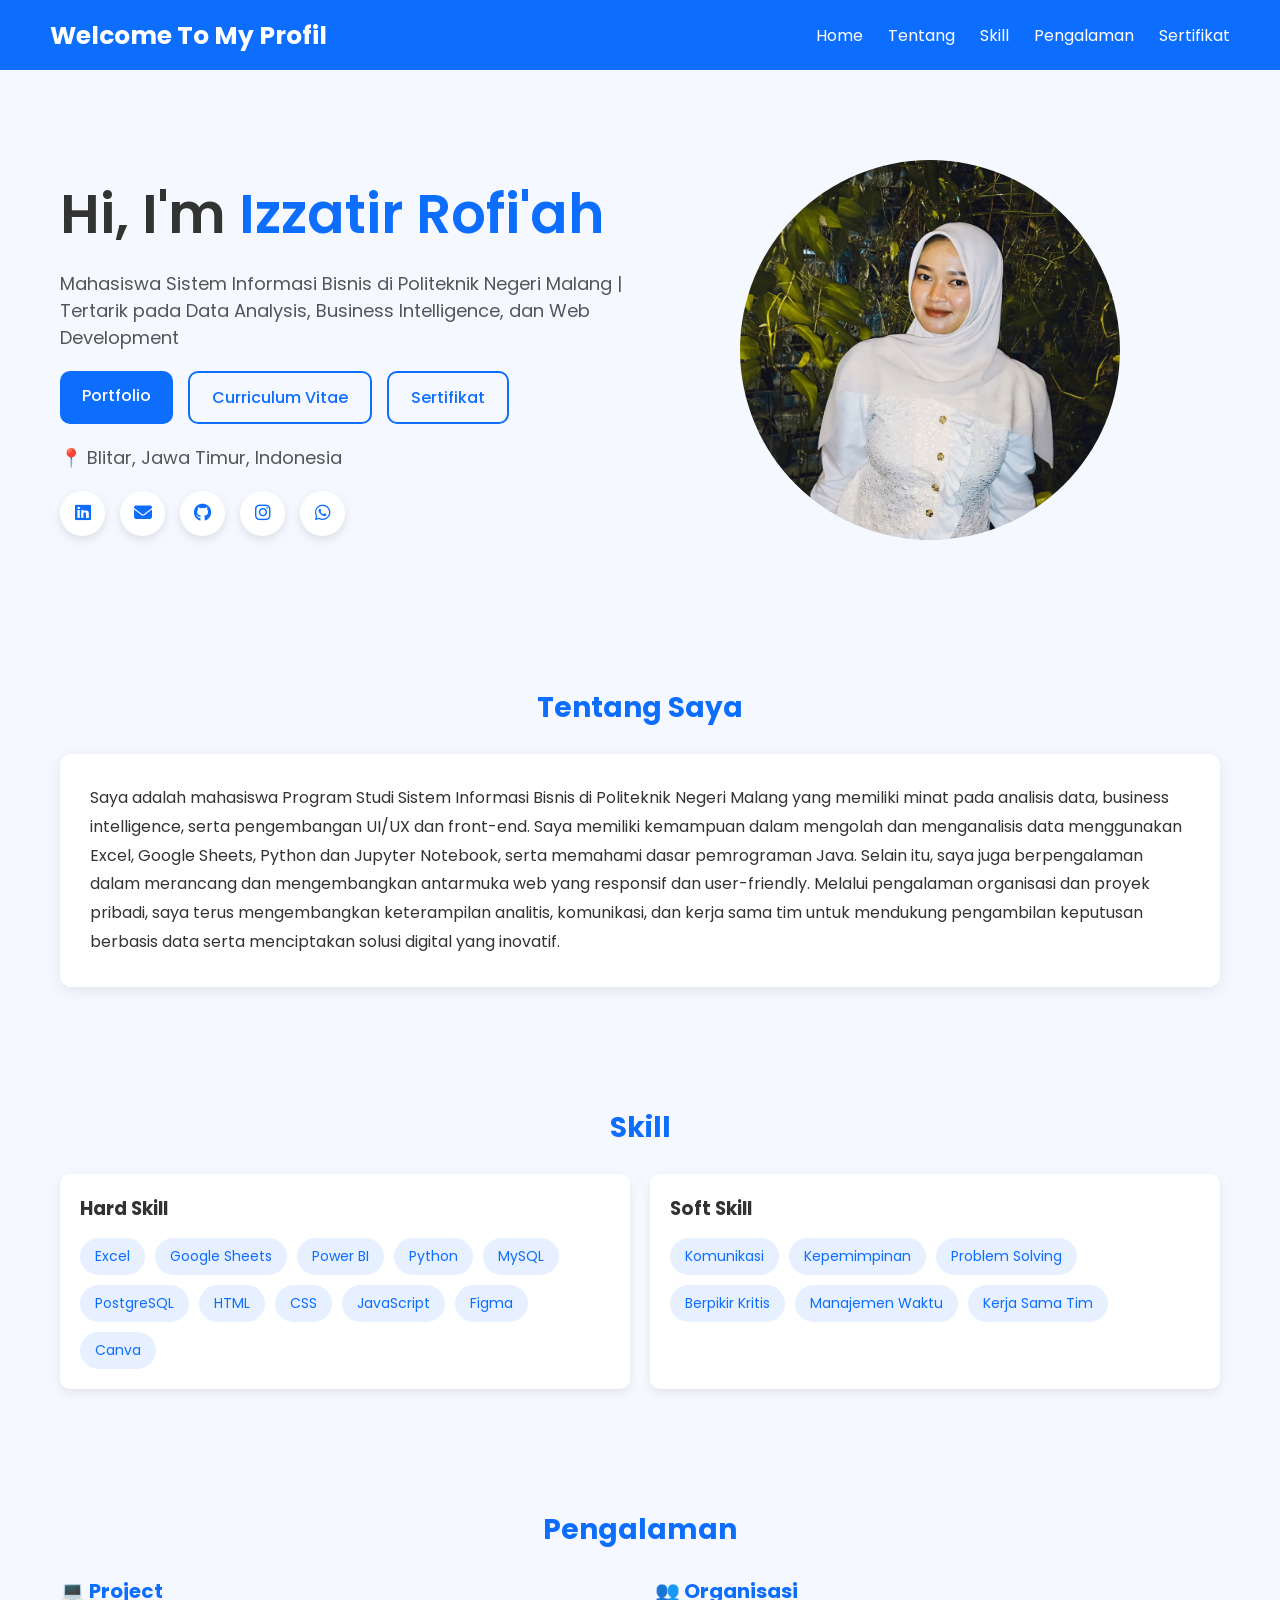
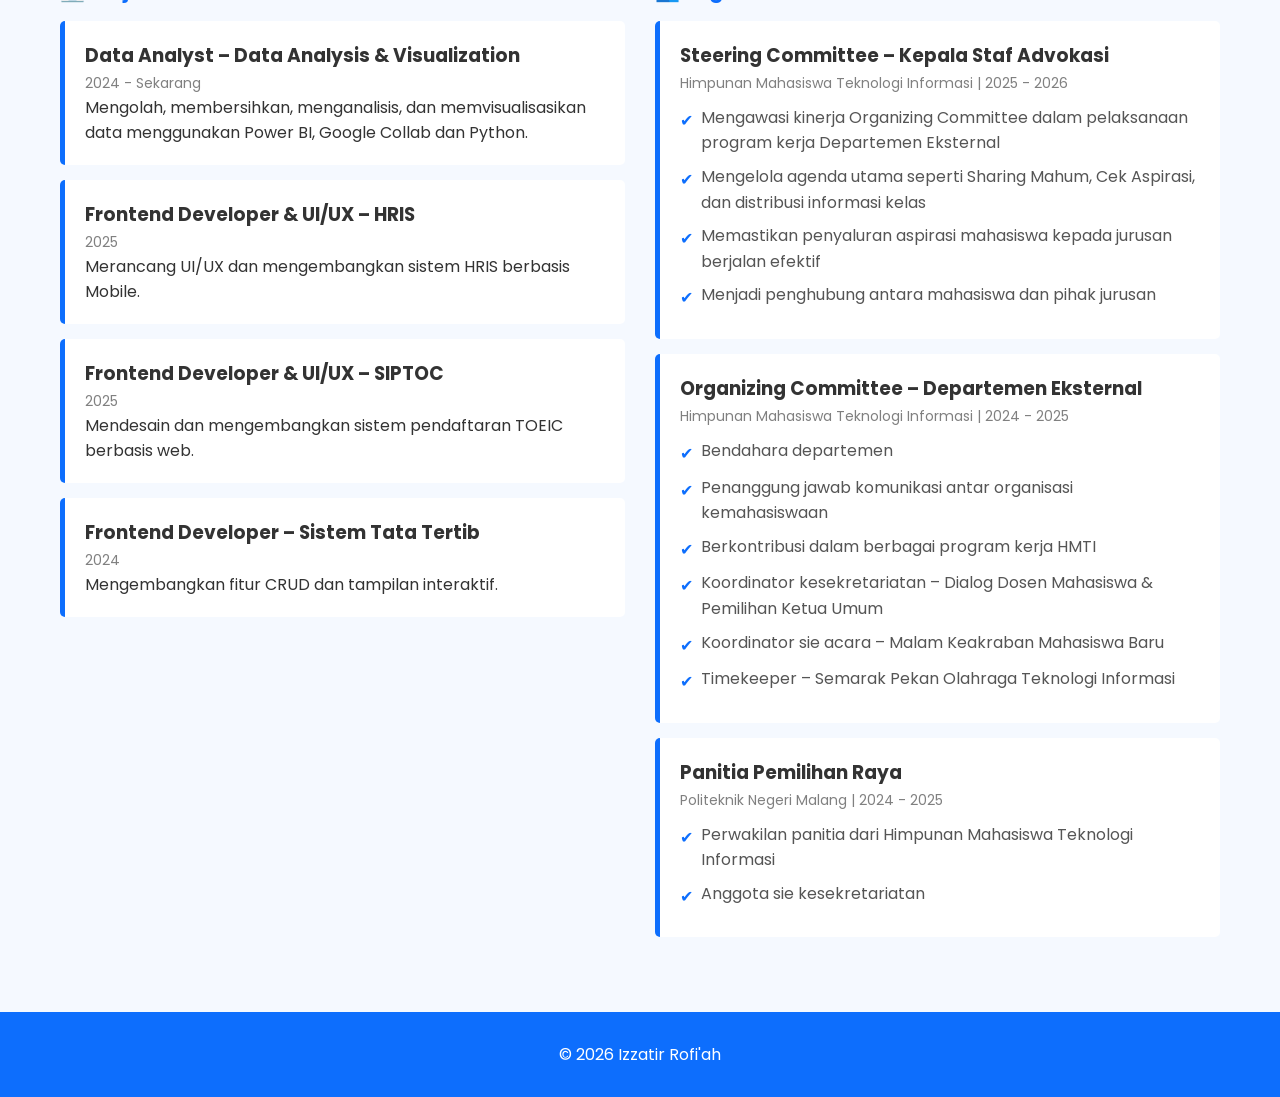
<file: index.html>
<!DOCTYPE html>
<html lang="id">
<head>
    <meta charset="UTF-8">
    <meta name="viewport" content="width=device-width, initial-scale=1.0">
    <title>Portfolio - Izzatir Rofi'ah</title>

    <!-- Font -->
    <link href="https://fonts.googleapis.com/css2?family=Poppins:wght@400;600&display=swap" rel="stylesheet">

    <!-- CSS -->
    <link rel="stylesheet" href="https://cdnjs.cloudflare.com/ajax/libs/font-awesome/6.5.0/css/all.min.css">
    <link rel="stylesheet" href="style.css">
</head>
<body>

    <!-- Navbar -->
    <nav>
        <div class="logo">
            <h2>Welcome To My Profil</h2>
        </div>

        <ul>
            <li><a href="index.html">Home</a></li>
            <li><a href="#about">Tentang</a></li>
            <li><a href="#skills">Skill</a></li>
            <li><a href="#experience">Pengalaman</a></li>
            <li><a href="sertifikat.html">Sertifikat</a></li>
        </ul>
    </nav>

    <!-- Hero -->
    <section class="hero">
        <div class="hero-left">
            <h1>
                Hi, I'm <span>Izzatir Rofi'ah</span>
            </h1>

            <p>
                Mahasiswa Sistem Informasi Bisnis di Politeknik Negeri Malang |
                Tertarik pada Data Analysis, Business Intelligence, dan Web Development
            </p>

            <!-- BUTTON -->
            <div class="hero-btn">
                <a href="#about" class="btn primary">Portfolio</a>
                <a href="cv.pdf" class="btn outline" target="_blank">Curriculum Vitae</a>
                <a href="sertifikat.html" class="btn outline">Sertifikat</a>
            </div>

            <!-- Lokasi -->
            <p class="location">📍 Blitar, Jawa Timur, Indonesia</p>

            <div class="social">
                <a href="https://www.linkedin.com/in/izzatirrofiah/" target="_blank">
                    <i class="fab fa-linkedin"></i>
                </a>

                <a href="mailto:izzatirrof@gmail.com">
                    <i class="fas fa-envelope"></i>
                </a>

                <a href="https://github.com/IzzatirRofiah" target="_blank">
                    <i class="fab fa-github"></i>
                </a>

                <a href="https://instagram.com/izzatirrofiah_" target="_blank">
                    <i class="fab fa-instagram"></i>
                </a>

                <a href="https://wa.me/6281359844557" target="_blank">
                    <i class="fab fa-whatsapp"></i>
                </a>
            </div>
        </div>

        <!-- FOTO -->
        <div class="hero-right">
            <img src="foto.jpeg" alt="foto">
        </div>
    </section>

    <!-- Tentang -->
    <section id="about">
        <h2>Tentang Saya</h2>
        <div class="about-box">
        <p>
            Saya adalah mahasiswa Program Studi Sistem Informasi Bisnis di Politeknik Negeri Malang 
            yang memiliki minat pada analisis data, business intelligence, serta pengembangan UI/UX dan front-end. 
            Saya memiliki kemampuan dalam mengolah dan menganalisis data menggunakan Excel, Google Sheets, Python dan Jupyter Notebook, 
            serta memahami dasar pemrograman Java. Selain itu, saya juga berpengalaman dalam merancang dan mengembangkan antarmuka web yang responsif dan user-friendly. 
            Melalui pengalaman organisasi dan proyek pribadi, saya terus mengembangkan keterampilan analitis, komunikasi, dan kerja sama tim 
            untuk mendukung pengambilan keputusan berbasis data serta menciptakan solusi digital yang inovatif.
        </p>
        </div>
    </section>

    <!-- Skill -->
    <section id="skills">
        <h2>Skill</h2>

<div class="skill-container">

    <!-- HARD SKILL -->
    <div class="card">
        <h3>Hard Skill</h3>

            <div class="skill-list">
                <span>Excel</span>
                <span>Google Sheets</span>
                <span>Power BI</span>
                <span>Python</span>
                <span>MySQL</span>
                <span>PostgreSQL</span>
                <span>HTML</span>
                <span>CSS</span>
                <span>JavaScript</span>
                <span>Figma</span>
                <span>Canva</span>
            </div>
        </div>

        <!-- SOFT SKILL -->
        <div class="card">
            <h3>Soft Skill</h3>

            <div class="skill-list">
                <span>Komunikasi</span>
                <span>Kepemimpinan</span>
                <span>Problem Solving</span>
                <span>Berpikir Kritis</span>
                <span>Manajemen Waktu</span>
                <span>Kerja Sama Tim</span>
            </div>
        </div>

    </div>
    </section>

    <!-- Pengalaman -->
    <section id="experience">
        <h2>Pengalaman</h2>

        <div class="experience-container">

            <!-- PROJECT -->
            <div class="experience-group">
                <h3 class="exp-title">💻 Project</h3>

                <div class="exp">
                    <h3>Data Analyst – Data Analysis & Visualization</h3>
                    <span>2024 - Sekarang</span>
                    <p>
                        Mengolah, membersihkan, menganalisis, dan memvisualisasikan data menggunakan Power BI, Google Collab dan Python.
                    </p>
                </div>

                <div class="exp">
                    <h3>Frontend Developer & UI/UX – HRIS</h3>
                    <span>2025</span>
                    <p>
                        Merancang UI/UX dan mengembangkan sistem HRIS berbasis Mobile.
                    </p>
                </div>

                <div class="exp">
                    <h3>Frontend Developer & UI/UX – SIPTOC</h3>
                    <span>2025</span>
                    <p>
                        Mendesain dan mengembangkan sistem pendaftaran TOEIC berbasis web.
                    </p>
                </div>

                <div class="exp">
                    <h3>Frontend Developer – Sistem Tata Tertib</h3>
                    <span>2024</span>
                    <p>
                        Mengembangkan fitur CRUD dan tampilan interaktif.
                    </p>
                </div>
            </div>

            <!-- ORGANISASI -->
            <div class="experience-group">
                <h3 class="exp-title">👥 Organisasi</h3>

                <div class="exp">
                    <h3>Steering Committee – Kepala Staf Advokasi</h3>
                    <span>Himpunan Mahasiswa Teknologi Informasi | 2025 - 2026</span>

                    <ul class="exp-list">
                        <li>Mengawasi kinerja Organizing Committee dalam pelaksanaan program kerja Departemen Eksternal</li>
                        <li>Mengelola agenda utama seperti Sharing Mahum, Cek Aspirasi, dan distribusi informasi kelas</li>
                        <li>Memastikan penyaluran aspirasi mahasiswa kepada jurusan berjalan efektif</li>
                        <li>Menjadi penghubung antara mahasiswa dan pihak jurusan</li>
                    </ul>
                </div>

                <div class="exp">
                    <h3>Organizing Committee – Departemen Eksternal</h3>
                    <span>Himpunan Mahasiswa Teknologi Informasi | 2024 - 2025</span>

                    <ul class="exp-list">
                        <li>Bendahara departemen</li>
                        <li>Penanggung jawab komunikasi antar organisasi kemahasiswaan</li>
                        <li>Berkontribusi dalam berbagai program kerja HMTI</li>
                        <li>Koordinator kesekretariatan – Dialog Dosen Mahasiswa & Pemilihan Ketua Umum</li>
                        <li>Koordinator sie acara – Malam Keakraban Mahasiswa Baru</li>
                        <li>Timekeeper – Semarak Pekan Olahraga Teknologi Informasi</li>
                    </ul>
                </div>

                <div class="exp">
                    <h3>Panitia Pemilihan Raya</h3>
                    <span>Politeknik Negeri Malang | 2024 - 2025</span>

                    <ul class="exp-list">
                        <li>Perwakilan panitia dari Himpunan Mahasiswa Teknologi Informasi</li>
                        <li>Anggota sie kesekretariatan</li>
                    </ul>
                </div>
            </div>

        </div>
    </section>

    <!-- Footer -->
    <footer>
        <p>© 2026 Izzatir Rofi'ah</p>
    </footer>

</body>
</html>
</file>
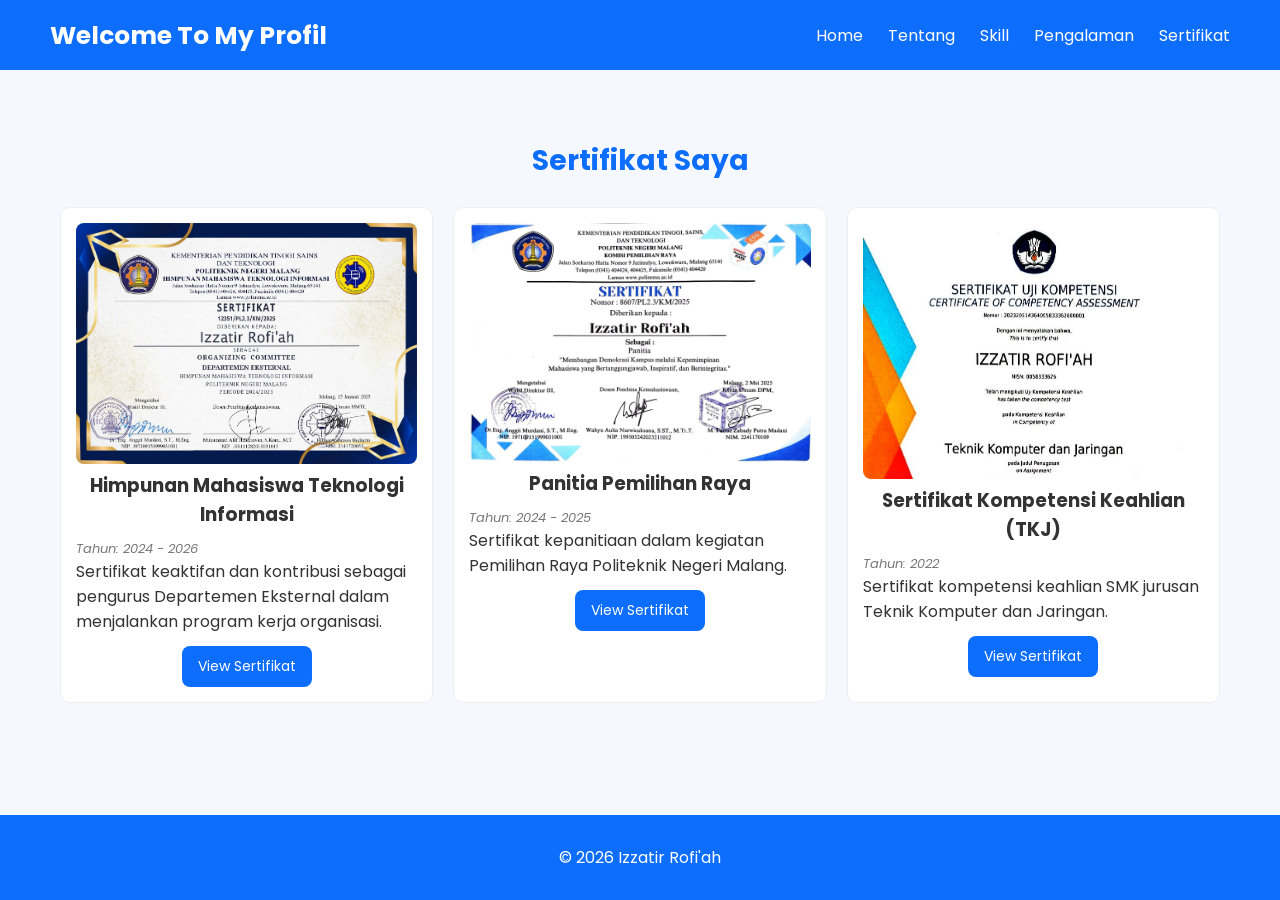
<file: sertifikat.html>
<!DOCTYPE html>
<html lang="id">
<head>
    <meta charset="UTF-8">
    <meta name="viewport" content="width=device-width, initial-scale=1.0">
    <title>Portfolio - Izzatir Rofi'ah</title>

    <!-- Font -->
    <link href="https://fonts.googleapis.com/css2?family=Poppins:wght@400;600&display=swap" rel="stylesheet">

    <!-- CSS -->
    <link rel="stylesheet" href="style.css">
</head>
<body>

    <!-- Navbar -->
    <nav>
        <div class="logo">
            <h2>Welcome To My Profil</h2>
        </div>

        <ul>
            <li><a href="index.html">Home</a></li>
            <li><a href="index.html#about">Tentang</a></li>
            <li><a href="index.html#skills">Skill</a></li>
            <li><a href="index.html#experience">Pengalaman</a></li>
            <li><a href="sertifikat.html">Sertifikat</a></li>
        </ul>
    </nav>

    <!-- Section Sertifikat -->
    <section class="sertifikat">
        <h2>Sertifikat Saya</h2>

        <div class="sertifikat-container">

            <!-- HMTI -->
            <div class="sertifikat-card">
                <img src="hmti.jpg" alt="Sertifikat HMTI">
                <h3><center>Himpunan Mahasiswa Teknologi Informasi</center></h3>
                <p class="tahun">Tahun: 2024 - 2026</p>
                <p>
                    Sertifikat keaktifan dan kontribusi sebagai pengurus Departemen Eksternal 
                    dalam menjalankan program kerja organisasi.
                </p>

                <center><a href="hmti.pdf" target="_blank" class="btn-view">View Sertifikat</a></center>
            </div>

            <!-- PEMIRA -->
            <div class="sertifikat-card">
                <img src="pemira.png" alt="Sertifikat Pemira">
                <h3><center>Panitia Pemilihan Raya</center></h3>
                <p class="tahun">Tahun: 2024 - 2025</p>
                <p>
                    Sertifikat kepanitiaan dalam kegiatan Pemilihan Raya Politeknik Negeri Malang.
                </p>

                <center><a href="pemira.png" target="_blank" class="btn-view">View Sertifikat</a></center>
            </div>

            <!-- KOMPETENSI -->
            <div class="sertifikat-card">
                <img src="kompetensi.jpeg" alt="Sertifikat Kompetensi">
                <h3><center>Sertifikat Kompetensi Keahlian (TKJ)</center></h3>
                <p class="tahun">Tahun: 2022</p>
                <p>
                    Sertifikat kompetensi keahlian SMK jurusan Teknik Komputer dan Jaringan.
                </p>

                <center><a href="kompetensi.pdf" target="_blank" class="btn-view">View Sertifikat</a></center>
            </div>

        </div>
    </section>

    <!-- Footer -->
    <footer>
        <p>© 2026 Izzatir Rofi'ah</p>
    </footer>

</body>
</html>
</file>
<file: style.css>
/* ================= RESET ================= */
* {
    margin: 0;
    padding: 0;
    box-sizing: border-box;
}

/* ================= BODY ================= */
html, body {
    height: 100%;
}

body {
    font-family: 'Poppins', sans-serif;
    font-size: 16px;
    background: #f5f9ff;
    color: #333;

    display: flex;
    flex-direction: column;

    padding-top: 80px; /* biar tidak ketutup navbar */
}

/* ================= NAVBAR ================= */
nav {
    position: fixed;
    top: 0;
    left: 0;
    width: 100%;

    display: flex;
    justify-content: space-between;
    align-items: center;

    padding: 0px 50px;
    background: #0d6efd;
    color: white;

    z-index: 9999;
}

/* Logo */
.logo {
    display: flex;
    align-items: center;
    height: 70px; /* samakan dengan navbar */
}

.logo h2 {
    display: flex;
    align-items: center;

    height: 100%;
    margin: 0;

    font-size: 25px;
    line-height: 1; /* penting */
    color: white;
}

/* Menu */
nav ul {
    display: flex;
    list-style: none;
}

nav ul li {
    margin-left: 25px;
}

nav ul li a {
    color: white;
    text-decoration: none;
    font-size: 16px;
    transition: 0.3s;
}

nav ul li a:hover {
    color: #cfe2ff;
}

/* ================= HERO ================= */
.hero {
    display: flex;
    justify-content: space-between;
    align-items: center;
    padding: 80px 60px;
    flex-wrap: wrap;
}

/* Kiri */
.hero-left {
    flex: 1;
    min-width: 300px;
}

.hero-left h1 {
    font-size: 55px;
    font-weight: 600;
    margin-bottom: 15px;
}

.hero-left span {
    color: #0d6efd;
}

.hero-left p {
    font-size: 18px;
    margin-bottom: 20px;
    color: #555;
}

/* Button */
.hero-btn {
    display: flex;
    gap: 15px;
    margin-bottom: 20px;
}

.btn {
    padding: 12px 22px;
    border-radius: 10px;
    text-decoration: none;
    font-weight: 500;
    transition: 0.3s;
}

.btn.primary {
    background: #0d6efd;
    color: white;
}

.btn.primary:hover {
    background: #0b5ed7;
}

.btn.outline {
    border: 2px solid #0d6efd;
    color: #0d6efd;
}

.btn.outline:hover {
    background: #0d6efd;
    color: white;
}

/* Lokasi */
.location {
    margin-top: 10px;
    color: #666;
    font-size: 15px;
}

/* Social */
.social {
    margin-top: 15px;
    display: flex;
    gap: 15px;
}

.social a {
    width: 45px;
    height: 45px;
    display: flex;
    align-items: center;
    justify-content: center;

    border-radius: 50%;
    background: white;
    color: #0d6efd;

    font-size: 18px;
    text-decoration: none;

    box-shadow: 0 4px 10px rgba(0,0,0,0.1);
    transition: 0.3s;
}

.social a:hover {
    background: #0d6efd;
    color: white;
    transform: translateY(-5px);
}

/* Foto */
.hero-right {
    flex: 1;
    text-align: center;
}

.hero-right img {
    width: 380px;
    height: 380px;
    border-radius: 50%;
    object-fit: cover;
}

/* ================= SECTION ================= */
section {
    padding: 60px;
}

h2 {
    text-align: center;
    margin-bottom: 25px;
    color: #0d6efd;
    font-size: 28px;
}

/* ================= ABOUT ================= */
.about-box {
    background: white;
    padding: 30px;
    border-radius: 12px;
    max-width: 1200px;
    margin: auto;
    box-shadow: 0 4px 15px rgba(0,0,0,0.08);
    line-height: 1.8;
}

/* ================= SKILL ================= */
.skill-container {
    display: flex;
    gap: 20px;
    flex-wrap: wrap;
}

.card {
    background: white;
    padding: 20px;
    border-radius: 10px;
    flex: 1;
    min-width: 250px;
    box-shadow: 0 4px 10px rgba(0,0,0,0.08);
}

.skill-list {
    display: flex;
    flex-wrap: wrap;
    gap: 10px;
    margin-top: 15px;
}

.skill-list span {
    padding: 8px 15px;
    background: #e7f0ff;
    color: #0d6efd;
    border-radius: 20px;
    font-size: 14px;
    transition: 0.3s;
}

.skill-list span:hover {
    background: #0d6efd;
    color: white;
}

/* ================= EXPERIENCE ================= */
.experience-container {
    display: flex;
    gap: 30px;
    flex-wrap: wrap;
}

.experience-group {
    flex: 1;
    min-width: 300px;
}

.exp-title {
    font-size: 20px;
    margin-bottom: 15px;
    color: #0d6efd;
}

.exp {
    background: white;
    padding: 20px;
    margin-bottom: 15px;
    border-left: 5px solid #0d6efd;
    border-radius: 5px;
}

.exp span {
    font-size: 14px;
    color: gray;
}

.exp-list {
    list-style: none;
    margin-top: 10px;
}

.exp-list li {
    display: flex;
    gap: 8px;
    margin-bottom: 8px;
    line-height: 1.6;
    color: #555;
}

.exp-list li::before {
    content: "✔";
    color: #0d6efd;
    margin-top: 3px;
}

/* ================= SERTIFIKAT ================= */
.sertifikat-container {
    display: grid;
    grid-template-columns: repeat(auto-fit, minmax(250px, 1fr));
    gap: 20px;
}

.sertifikat-card {
    background: white;
    padding: 15px;
    border-radius: 10px;
    border: 1px solid #eee;
    transition: 0.3s;
}

.sertifikat-card:hover {
    transform: translateY(-5px);
}

.sertifikat-card img {
    width: 100%;
    border-radius: 8px;
}

.tahun {
    margin-top: 10px;
    font-size: 13px;
    color: #777;
    font-style: italic;
}

.btn-view {
    display: inline-block;
    margin-top: 12px;
    padding: 10px 16px;
    background: #0d6efd;
    color: white;
    text-decoration: none;
    border-radius: 8px;
    font-size: 14px;
    transition: 0.3s;
}

.btn-view:hover {
    background: #0b5ed7;
    transform: translateY(-2px);
}

/* ================= FOOTER ================= */
footer {
    margin-top: auto;
    padding: 30px;
    background: #0d6efd;
    color: white;
    text-align: center;
}

/* ================= RESPONSIVE HP ================= */
@media screen and (max-width: 768px){

    body{
        padding-top: 90px;
        overflow-x: hidden;
    }

    /* NAVBAR */
    nav{
        padding: 12px 15px;
        flex-direction: row;
        justify-content: space-between;
        align-items: center;
        flex-wrap: wrap;
    }

    .logo h2{
        font-size: 16px;
    }

    nav ul{
        display: flex;
        flex-direction: row;
        flex-wrap: wrap;
        justify-content: center;
        gap: 10px;
    }

    nav ul li{
        margin: 0;
    }

    nav ul li a{
        font-size: 13px;
    }

    /* HERO */
    .hero{
        flex-direction: column-reverse;
        text-align: center;
        padding: 30px 20px;
    }

    .hero-left h1{
        font-size: 32px;
    }

    .hero-left p{
        font-size: 15px;
        line-height: 1.7;
    }

    .hero-right img{
        width: 220px;
        height: 220px;
        margin-bottom: 20px;
    }

    .hero-btn{
        justify-content: center;
        flex-wrap: wrap;
    }

    .btn{
        width: 100%;
        max-width: 300px;
    }

    .social{
        justify-content: center;
        flex-wrap: wrap;
    }

    /* SECTION */
    section{
        padding: 50px 20px;
    }

    /* SKILL */
    .skill-container{
        flex-direction: column;
    }

    /* EXPERIENCE */
    .experience-container{
        flex-direction: column;
    }

    /* SERTIFIKAT */
    .sertifikat-container{
        grid-template-columns: 1fr;
    }
}
</file>
